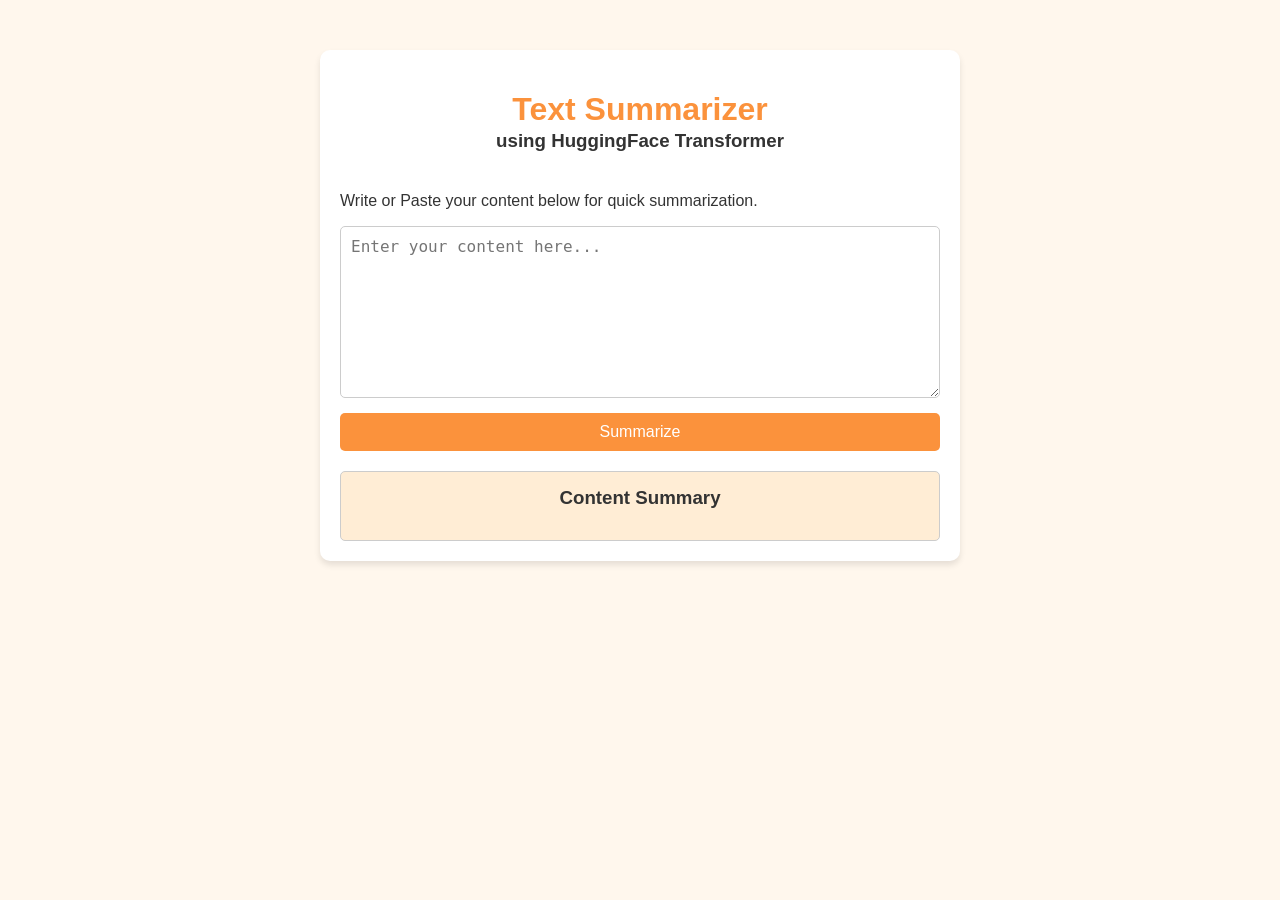
<file: PROJECT-WORK/DL-PROJECT/Text-Summarizer-App/index.html>
<!DOCTYPE html>
<html lang="en">
<head>
    <meta charset="UTF-8">
    <meta name="viewport" content="width=device-width, initial-scale=1.0">
    <title>Text Summarizer</title>
    <style>
        body {
            font-family: Arial, sans-serif;
            margin: 0;
            padding: 0;
            background-color: #FFF7ED;
            color: #333;
        }
        .container {
            max-width: 600px;
            margin: 50px auto;
            padding: 20px;
            background: #fff;
            border-radius: 10px;
            box-shadow: 0 4px 6px rgba(0, 0, 0, 0.1);
        }

        h1 {
            text-align: center;
            color: #FB923C;
        }

        h3 {
            text-align: center;
            margin-top: -20px;
            margin-bottom: 40px;
        }

        form {
            display: flex;
            flex-direction: column;
            gap: 15px;
        }

        textarea {
            height: 150px;
            padding: 10px;
            border: 1px solid #ccc;
            border-radius: 5px;
            font-size: 16px;
        }

        button {
            background-color: #FB923C;
            color: white;
            border: none;
            padding: 10px 15px;
            font-size: 16px;
            cursor: pointer;
            border-radius: 5px;
        }

        button:hover {
            background-color: #F97316;
        }

        #summary-output {
            margin-top: 20px;
            background: #FFEDD5;
            padding: 15px;
            border-radius: 5px;
            border: 1px solid #ccc;
        }

        #summary-heading {
            margin-top: 0px;
            margin-bottom: 0px;
        }
    </style>
</head>
<body>
    <div class="container">
        <h1>Text Summarizer</h1>
        <h3>using HuggingFace Transformer</h3>
        <p>Write or Paste your content below for quick summarization.</p>

        <form id="summarization-form">
            <textarea id="dialogue-input" placeholder="Enter your content here..." required></textarea>
            <button type="submit">Summarize</button>
        </form>

        <div id="summary-output">
            <h3 id="summary-heading">Content Summary</h3>
            <p id="summary-text"></p>
        </div>
    </div>

    <script>
        document.getElementById("summarization-form").addEventListener("submit", async (e) => {
            e.preventDefault();
        
            const dialogueInput = document.getElementById("dialogue-input");
            const summaryText = document.getElementById("summary-text");
            const submitButton = e.target.querySelector("button");
        
            const dialogue = dialogueInput.value.trim();
            if (!dialogue) return;
        
            summaryText.innerText = "Processing...";
            submitButton.disabled = true;
        
            try {
                const response = await fetch("/summarize/", {
                    method: "POST",
                    headers: { "Content-Type": "application/json" },
                    body: JSON.stringify({ dialogue }),
                });
        
                if (!response.ok) {
                    throw new Error(`Server error: ${response.status}`);
                }
        
                const data = await response.json();
                summaryText.innerText = data.summary || "No summary returned.";
            } catch (err) {
                
                summaryText.innerText = `Error: ${err.message}`;
            } finally {
                
                submitButton.disabled = false;
            }
        });
    </script>
</body>
</html>
</file>
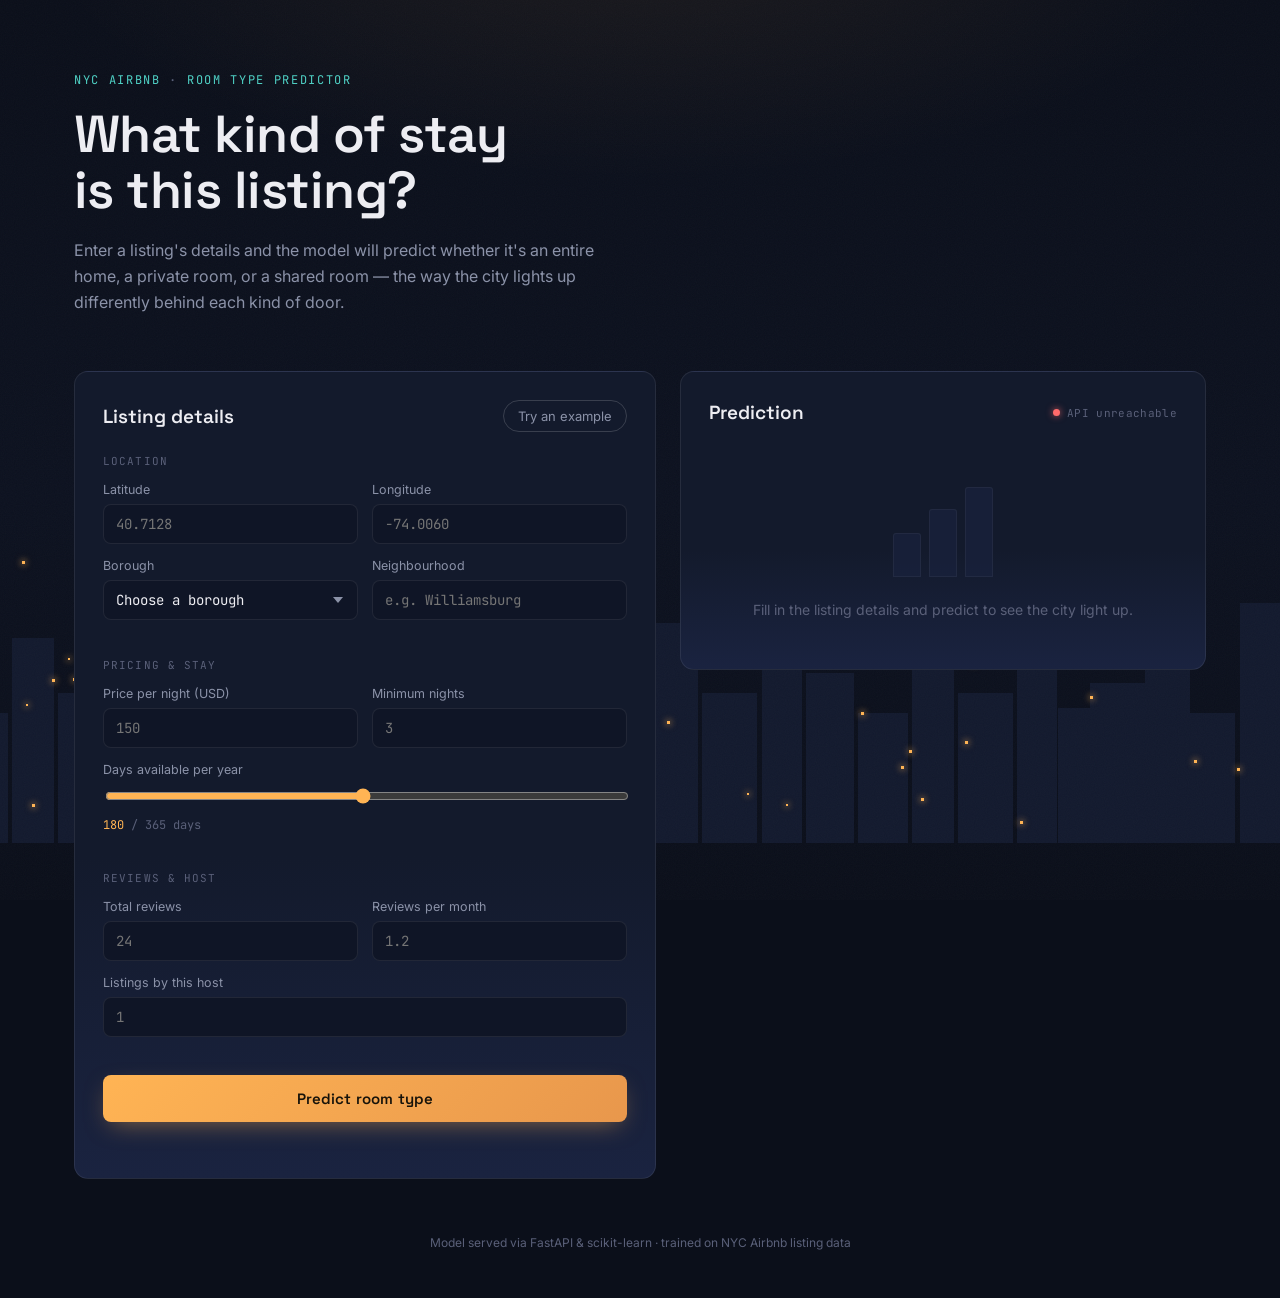
<file: PROJECT-WORK/ML-PROJECT/NYC-HouseTypes/frontend/index.html>
<!DOCTYPE html>
<html lang="en">
<head>
<meta charset="UTF-8">
<meta name="viewport" content="width=device-width, initial-scale=1.0">
<title>Room Type Predictor · NYC Airbnb</title>
<link rel="preconnect" href="https://fonts.googleapis.com">
<link rel="preconnect" href="https://fonts.gstatic.com" crossorigin>
<link href="https://fonts.googleapis.com/css2?family=Space+Grotesk:wght@400;500;600;700&family=Inter:wght@400;500;600&family=JetBrains+Mono:wght@400;500;600&display=swap" rel="stylesheet">
<link rel="stylesheet" href="style.css">
</head>
<body>

<div class="skyline-bg" aria-hidden="true" id="skylineBg"></div>
<div class="grain" aria-hidden="true"></div>

<div class="page">

  <header class="hero">
    <p class="eyebrow">NYC Airbnb <span class="dot">·</span> Room Type Predictor</p>
    <h1 class="headline">What kind of stay<br>is this listing?</h1>
    <p class="subhead">Enter a listing's details and the model will predict whether it's an
      entire home, a private room, or a shared room — the way the city lights up differently
      behind each kind of door.</p>
  </header>

  <main class="grid">

    <!-- FORM PANEL -->
    <section class="panel form-panel" aria-labelledby="formTitle">
      <div class="panel-head">
        <h2 id="formTitle">Listing details</h2>
        <button type="button" class="ghost-btn" id="exampleBtn">Try an example</button>
      </div>

      <form id="predictForm" novalidate>

        <fieldset>
          <legend>Location</legend>

          <div class="field-row">
            <div class="field">
              <label for="latitude">Latitude</label>
              <input type="number" id="latitude" name="latitude" step="0.000001" min="-90" max="90" placeholder="40.7128" required>
            </div>
            <div class="field">
              <label for="longitude">Longitude</label>
              <input type="number" id="longitude" name="longitude" step="0.000001" min="-180" max="180" placeholder="-74.0060" required>
            </div>
          </div>

          <div class="field-row">
            <div class="field">
              <label for="neighbourhood_group">Borough</label>
              <select id="neighbourhood_group" name="neighbourhood_group" required>
                <option value="" disabled selected>Choose a borough</option>
                <option value="Manhattan">Manhattan</option>
                <option value="Brooklyn">Brooklyn</option>
                <option value="Queens">Queens</option>
                <option value="Bronx">Bronx</option>
                <option value="Staten Island">Staten Island</option>
              </select>
            </div>
            <div class="field">
              <label for="neighbourhood">Neighbourhood</label>
              <input type="text" id="neighbourhood" name="neighbourhood" placeholder="e.g. Williamsburg" required>
            </div>
          </div>
        </fieldset>

        <fieldset>
          <legend>Pricing &amp; stay</legend>
          <div class="field-row">
            <div class="field">
              <label for="price">Price per night (USD)</label>
              <input type="number" id="price" name="price" min="1" step="1" placeholder="150" required>
            </div>
            <div class="field">
              <label for="minimum_nights">Minimum nights</label>
              <input type="number" id="minimum_nights" name="minimum_nights" min="1" max="365" step="1" placeholder="3" required>
            </div>
          </div>
          <div class="field">
            <label for="availability_365">Days available per year</label>
            <input type="range" id="availability_365" name="availability_365" min="0" max="365" step="1" value="180" required>
            <div class="range-readout"><span id="availabilityValue">180</span> / 365 days</div>
          </div>
        </fieldset>

        <fieldset>
          <legend>Reviews &amp; host</legend>
          <div class="field-row">
            <div class="field">
              <label for="number_of_reviews">Total reviews</label>
              <input type="number" id="number_of_reviews" name="number_of_reviews" min="0" step="1" placeholder="24" required>
            </div>
            <div class="field">
              <label for="reviews_per_month">Reviews per month</label>
              <input type="number" id="reviews_per_month" name="reviews_per_month" min="0" step="0.01" placeholder="1.2" required>
            </div>
          </div>
          <div class="field">
            <label for="calculated_host_listings_count">Listings by this host</label>
            <input type="number" id="calculated_host_listings_count" name="calculated_host_listings_count" min="0" step="1" placeholder="1" required>
          </div>
        </fieldset>

        <button type="submit" class="predict-btn" id="predictBtn">
          <span class="btn-label">Predict room type</span>
          <span class="btn-spinner" aria-hidden="true"></span>
        </button>

        <p class="form-error" id="formError" role="alert"></p>
      </form>
    </section>

    <!-- RESULT PANEL -->
    <section class="panel result-panel" aria-labelledby="resultTitle" aria-live="polite">
      <div class="panel-head">
        <h2 id="resultTitle">Prediction</h2>
        <span class="api-status" id="apiStatus"><span class="status-dot"></span>checking API</span>
      </div>

      <div class="result-empty" id="resultEmpty">
        <div class="empty-buildings" aria-hidden="true">
          <div class="mini-building small"></div>
          <div class="mini-building medium"></div>
          <div class="mini-building large"></div>
        </div>
        <p>Fill in the listing details and predict to see the city light up.</p>
      </div>

      <div class="result-content" id="resultContent" hidden>

        <div class="predicted-label">
          <span class="predicted-eyebrow">Most likely</span>
          <span class="predicted-name" id="predictedName">—</span>
        </div>

        <div class="buildings-row" id="buildingsRow">
          <!-- built by JS: one building per class -->
        </div>

        <div class="prob-list" id="probList">
          <!-- built by JS -->
        </div>
      </div>
    </section>

  </main>

  <footer class="page-footer">
    <p>Model served via FastAPI &amp; scikit-learn <span class="dot">·</span> trained on NYC Airbnb listing data</p>
  </footer>
</div>

<script src="script.js"></script>
</body>
</html>
</file>
<file: PROJECT-WORK/ML-PROJECT/NYC-HouseTypes/frontend/style.css>
/* ============================================================
   TOKENS
   ============================================================ */
:root {
  --bg-deep: #0B0F1A;
  --bg-panel: #131A2C;
  --bg-panel-raised: #1A2340;
  --bg-input: #0F1526;

  --amber: #FFB454;
  --amber-soft: #7A5424;
  --amber-glow: rgba(255, 180, 84, 0.55);

  --teal: #4FD1C5;
  --teal-glow: rgba(79, 209, 197, 0.4);

  --rose: #FF6B6B;

  --text-primary: #EDEDF2;
  --text-muted: #8B92A8;
  --text-faint: #5A6079;

  --border: rgba(255, 255, 255, 0.08);
  --border-strong: rgba(255, 255, 255, 0.16);

  --font-display: 'Space Grotesk', sans-serif;
  --font-body: 'Inter', sans-serif;
  --font-mono: 'JetBrains Mono', monospace;

  --radius: 14px;
  --radius-sm: 8px;

  color-scheme: dark;
}

@media (prefers-reduced-motion: reduce) {
  *, *::before, *::after {
    animation-duration: 0.001ms !important;
    animation-iteration-count: 1 !important;
    transition-duration: 0.001ms !important;
  }
}

/* ============================================================
   RESET / BASE
   ============================================================ */
* { box-sizing: border-box; }

html, body {
  margin: 0;
  padding: 0;
  background: var(--bg-deep);
  color: var(--text-primary);
  font-family: var(--font-body);
  min-height: 100%;
}

body {
  position: relative;
  overflow-x: hidden;
}

h1, h2 {
  font-family: var(--font-display);
  margin: 0;
}

p { margin: 0; }

button {
  font-family: var(--font-body);
  cursor: pointer;
}

input, select {
  font-family: var(--font-mono);
}

:focus-visible {
  outline: 2px solid var(--teal);
  outline-offset: 2px;
}

/* ============================================================
   AMBIENT SKYLINE BACKGROUND
   ============================================================ */
.skyline-bg {
  position: fixed;
  inset: 0;
  z-index: 0;
  pointer-events: none;
  background:
    radial-gradient(ellipse 80% 50% at 50% -10%, rgba(255, 180, 84, 0.08), transparent 60%),
    linear-gradient(180deg, #0B0F1A 0%, #0D1220 55%, #0B0F1A 100%);
  overflow: hidden;
}

.skyline-bg::before {
  content: "";
  position: absolute;
  bottom: 0;
  left: 0;
  right: 0;
  height: 46vh;
  min-height: 260px;
  background-image: url("data:image/svg+xml,%3Csvg xmlns='http://www.w3.org/2000/svg' width='900' height='300' viewBox='0 0 900 300'%3E%3Cg fill='%23141B30'%3E%3Crect x='0' y='140' width='60' height='160'/%3E%3Crect x='55' y='100' width='45' height='200'/%3E%3Crect x='95' y='170' width='50' height='130'/%3E%3Crect x='150' y='60' width='40' height='240'/%3E%3Crect x='195' y='120' width='55' height='180'/%3E%3Crect x='255' y='150' width='45' height='150'/%3E%3Crect x='305' y='40' width='38' height='260'/%3E%3Crect x='348' y='110' width='60' height='190'/%3E%3Crect x='412' y='170' width='42' height='130'/%3E%3Crect x='458' y='80' width='50' height='220'/%3E%3Crect x='512' y='150' width='55' height='150'/%3E%3Crect x='572' y='55' width='40' height='245'/%3E%3Crect x='616' y='130' width='48' height='170'/%3E%3Crect x='668' y='170' width='50' height='130'/%3E%3Crect x='722' y='95' width='42' height='205'/%3E%3Crect x='768' y='150' width='55' height='150'/%3E%3Crect x='827' y='115' width='40' height='185'/%3E%3Crect x='868' y='165' width='32' height='135'/%3E%3C/g%3E%3C/svg%3E");
  background-repeat: repeat-x;
  background-position: bottom;
  background-size: 900px 100%;
  opacity: 0.9;
}

.grain {
  position: fixed;
  inset: 0;
  z-index: 1;
  pointer-events: none;
  opacity: 0.03;
  background-image: url("data:image/svg+xml,%3Csvg xmlns='http://www.w3.org/2000/svg' width='120' height='120'%3E%3Cfilter id='n'%3E%3CfeTurbulence type='fractalNoise' baseFrequency='0.9' numOctaves='2' stitchTiles='stitch'/%3E%3C/filter%3E%3Crect width='100%25' height='100%25' filter='url(%23n)'/%3E%3C/svg%3E");
}

.window-light {
  position: absolute;
  background: var(--amber);
  box-shadow: 0 0 6px 1px var(--amber-glow);
  animation: twinkle 4.5s ease-in-out infinite;
}

@keyframes twinkle {
  0%, 100% { opacity: 0.15; }
  50% { opacity: 0.9; }
}

/* ============================================================
   LAYOUT
   ============================================================ */
.page {
  position: relative;
  z-index: 2;
  max-width: 1180px;
  margin: 0 auto;
  padding: 72px 24px 48px;
}

.hero {
  max-width: 640px;
  margin-bottom: 56px;
  animation: rise 0.8s cubic-bezier(0.16, 1, 0.3, 1) both;
}

@keyframes rise {
  from { opacity: 0; transform: translateY(18px); }
  to { opacity: 1; transform: translateY(0); }
}

.eyebrow {
  font-family: var(--font-mono);
  font-size: 12px;
  letter-spacing: 0.14em;
  text-transform: uppercase;
  color: var(--teal);
  margin-bottom: 18px;
}

.dot { color: var(--text-faint); }

.headline {
  font-size: clamp(34px, 5vw, 52px);
  line-height: 1.08;
  font-weight: 600;
  letter-spacing: -0.01em;
  color: var(--text-primary);
  margin-bottom: 20px;
}

.subhead {
  font-size: 16px;
  line-height: 1.6;
  color: var(--text-muted);
  max-width: 520px;
}

.grid {
  display: grid;
  grid-template-columns: minmax(0, 1.05fr) minmax(0, 0.95fr);
  gap: 24px;
  align-items: start;
}

@media (max-width: 900px) {
  .grid { grid-template-columns: 1fr; }
}

/* ============================================================
   PANELS
   ============================================================ */
.panel {
  background: linear-gradient(180deg, var(--bg-panel), var(--bg-panel) 60%, var(--bg-panel-raised));
  border: 1px solid var(--border);
  border-radius: var(--radius);
  padding: 28px;
  backdrop-filter: blur(6px);
  animation: rise 0.8s cubic-bezier(0.16, 1, 0.3, 1) both;
  animation-delay: 0.12s;
}

.result-panel { animation-delay: 0.22s; }

.panel-head {
  display: flex;
  align-items: center;
  justify-content: space-between;
  margin-bottom: 22px;
  gap: 12px;
}

.panel-head h2 {
  font-size: 19px;
  font-weight: 600;
}

.ghost-btn {
  background: transparent;
  border: 1px solid var(--border-strong);
  color: var(--text-muted);
  font-size: 13px;
  padding: 7px 14px;
  border-radius: 999px;
  transition: border-color 0.2s ease, color 0.2s ease, background 0.2s ease;
}

.ghost-btn:hover {
  border-color: var(--teal);
  color: var(--teal);
  background: rgba(79, 209, 197, 0.06);
}

.api-status {
  display: inline-flex;
  align-items: center;
  gap: 7px;
  font-family: var(--font-mono);
  font-size: 11px;
  color: var(--text-faint);
  letter-spacing: 0.03em;
  white-space: nowrap;
}

.status-dot {
  width: 7px;
  height: 7px;
  border-radius: 50%;
  background: var(--text-faint);
  transition: background 0.3s ease, box-shadow 0.3s ease;
}

.api-status.online .status-dot {
  background: var(--teal);
  box-shadow: 0 0 6px 1px var(--teal-glow);
}

.api-status.offline .status-dot {
  background: var(--rose);
  box-shadow: 0 0 6px 1px rgba(255, 107, 107, 0.5);
}

/* ============================================================
   FORM
   ============================================================ */
fieldset {
  border: none;
  padding: 0;
  margin: 0 0 24px;
}

legend {
  font-family: var(--font-mono);
  font-size: 11px;
  letter-spacing: 0.1em;
  text-transform: uppercase;
  color: var(--text-faint);
  padding: 0 0 14px;
}

.field-row {
  display: grid;
  grid-template-columns: 1fr 1fr;
  gap: 14px;
}

@media (max-width: 520px) {
  .field-row { grid-template-columns: 1fr; }
}

.field {
  margin-bottom: 14px;
  display: flex;
  flex-direction: column;
  gap: 7px;
}

label {
  font-size: 12.5px;
  color: var(--text-muted);
  font-family: var(--font-body);
}

input[type="number"],
input[type="text"],
select {
  background: var(--bg-input);
  border: 1px solid var(--border);
  border-radius: var(--radius-sm);
  color: var(--text-primary);
  padding: 10px 12px;
  font-size: 14px;
  width: 100%;
  transition: border-color 0.2s ease, box-shadow 0.2s ease;
}

input[type="number"]:hover,
input[type="text"]:hover,
select:hover {
  border-color: var(--border-strong);
}

input[type="number"]:focus,
input[type="text"]:focus,
select:focus {
  border-color: var(--teal);
  box-shadow: 0 0 0 3px rgba(79, 209, 197, 0.12);
  outline: none;
}

select {
  appearance: none;
  background-image: url("data:image/svg+xml,%3Csvg xmlns='http://www.w3.org/2000/svg' width='10' height='6'%3E%3Cpath d='M0 0l5 6 5-6z' fill='%238B92A8'/%3E%3C/svg%3E");
  background-repeat: no-repeat;
  background-position: right 14px center;
  padding-right: 32px;
}

select option { background: var(--bg-panel); color: var(--text-primary); }

input[type="range"] {
  width: 100%;
  accent-color: var(--amber);
  margin-top: 4px;
}

.range-readout {
  font-family: var(--font-mono);
  font-size: 12px;
  color: var(--text-faint);
  margin-top: 4px;
}

#availabilityValue { color: var(--amber); }

.predict-btn {
  position: relative;
  width: 100%;
  background: linear-gradient(135deg, var(--amber), #E8974C);
  color: #17130A;
  border: none;
  border-radius: var(--radius-sm);
  padding: 14px 20px;
  font-family: var(--font-display);
  font-size: 15px;
  font-weight: 600;
  letter-spacing: 0.01em;
  display: flex;
  align-items: center;
  justify-content: center;
  gap: 10px;
  transition: transform 0.15s ease, box-shadow 0.2s ease, opacity 0.2s ease;
  box-shadow: 0 8px 24px -8px rgba(255, 180, 84, 0.5);
  margin-top: 4px;
}

.predict-btn:hover { transform: translateY(-1px); box-shadow: 0 10px 28px -6px rgba(255, 180, 84, 0.6); }
.predict-btn:active { transform: translateY(0); }

.predict-btn:disabled {
  opacity: 0.7;
  cursor: progress;
  transform: none;
}

.btn-spinner {
  width: 15px;
  height: 15px;
  border-radius: 50%;
  border: 2px solid rgba(23, 19, 10, 0.35);
  border-top-color: #17130A;
  display: none;
  animation: spin 0.7s linear infinite;
}

.predict-btn.loading .btn-spinner { display: inline-block; }
.predict-btn.loading .btn-label { opacity: 0.75; }

@keyframes spin {
  to { transform: rotate(360deg); }
}

.form-error {
  color: var(--rose);
  font-size: 13px;
  margin-top: 12px;
  min-height: 16px;
  line-height: 1.5;
}

/* ============================================================
   RESULT PANEL
   ============================================================ */
.result-empty {
  display: flex;
  flex-direction: column;
  align-items: center;
  text-align: center;
  gap: 22px;
  padding: 40px 12px 20px;
  color: var(--text-faint);
  font-size: 14px;
  line-height: 1.6;
}

.empty-buildings {
  display: flex;
  align-items: flex-end;
  gap: 8px;
  height: 90px;
}

.mini-building {
  width: 28px;
  background: var(--bg-panel-raised);
  border: 1px solid var(--border);
  border-radius: 3px 3px 0 0;
  opacity: 0.6;
}

.mini-building.small { height: 44px; }
.mini-building.medium { height: 68px; }
.mini-building.large { height: 90px; }

.result-content {
  animation: rise 0.6s cubic-bezier(0.16, 1, 0.3, 1) both;
}

.predicted-label {
  display: flex;
  flex-direction: column;
  gap: 6px;
  margin-bottom: 28px;
}

.predicted-eyebrow {
  font-family: var(--font-mono);
  font-size: 11px;
  letter-spacing: 0.1em;
  text-transform: uppercase;
  color: var(--text-faint);
}

.predicted-name {
  font-family: var(--font-display);
  font-size: 30px;
  font-weight: 600;
  color: var(--amber);
  transition: color 0.3s ease;
}

.buildings-row {
  display: flex;
  align-items: flex-end;
  justify-content: center;
  gap: 22px;
  height: 150px;
  margin-bottom: 28px;
  padding: 0 8px;
  border-bottom: 1px solid var(--border);
}

.building {
  --h: 40%;
  position: relative;
  width: 56px;
  height: var(--h);
  background: linear-gradient(180deg, #1C2440, #141A30);
  border: 1px solid var(--border-strong);
  border-radius: 4px 4px 0 0;
  transition: height 0.9s cubic-bezier(0.16, 1, 0.3, 1);
  display: grid;
  grid-template-columns: repeat(2, 1fr);
  grid-auto-rows: 10px;
  gap: 4px;
  padding: 6px;
  align-content: start;
}

.building .win {
  background: rgba(255, 255, 255, 0.06);
  border-radius: 1px;
  transition: background 0.4s ease, box-shadow 0.4s ease;
}

.building.lit .win {
  background: var(--amber);
  box-shadow: 0 0 5px 0 var(--amber-glow);
}

.building-caption {
  position: absolute;
  bottom: -26px;
  left: 0;
  right: 0;
  text-align: center;
  font-family: var(--font-mono);
  font-size: 10.5px;
  color: var(--text-faint);
  white-space: nowrap;
}

.building-col {
  position: relative;
  display: flex;
  flex-direction: column;
  align-items: center;
  justify-content: flex-end;
  height: 100%;
}

.prob-list {
  display: flex;
  flex-direction: column;
  gap: 14px;
}

.prob-row {
  display: grid;
  grid-template-columns: 1fr auto;
  gap: 10px;
  align-items: center;
  font-size: 13.5px;
}

.prob-row .name { color: var(--text-muted); }

.prob-row .value {
  font-family: var(--font-mono);
  color: var(--text-primary);
  min-width: 52px;
  text-align: right;
}

.prob-track {
  grid-column: 1 / -1;
  height: 6px;
  border-radius: 999px;
  background: var(--bg-input);
  overflow: hidden;
}

.prob-fill {
  height: 100%;
  width: 0%;
  border-radius: 999px;
  background: linear-gradient(90deg, var(--teal), var(--amber));
  transition: width 1s cubic-bezier(0.16, 1, 0.3, 1);
}

.prob-row.top .name,
.prob-row.top .value { color: var(--amber); }

/* ============================================================
   FOOTER
   ============================================================ */
.page-footer {
  margin-top: 56px;
  text-align: center;
  font-size: 12px;
  color: var(--text-faint);
}
</file>
